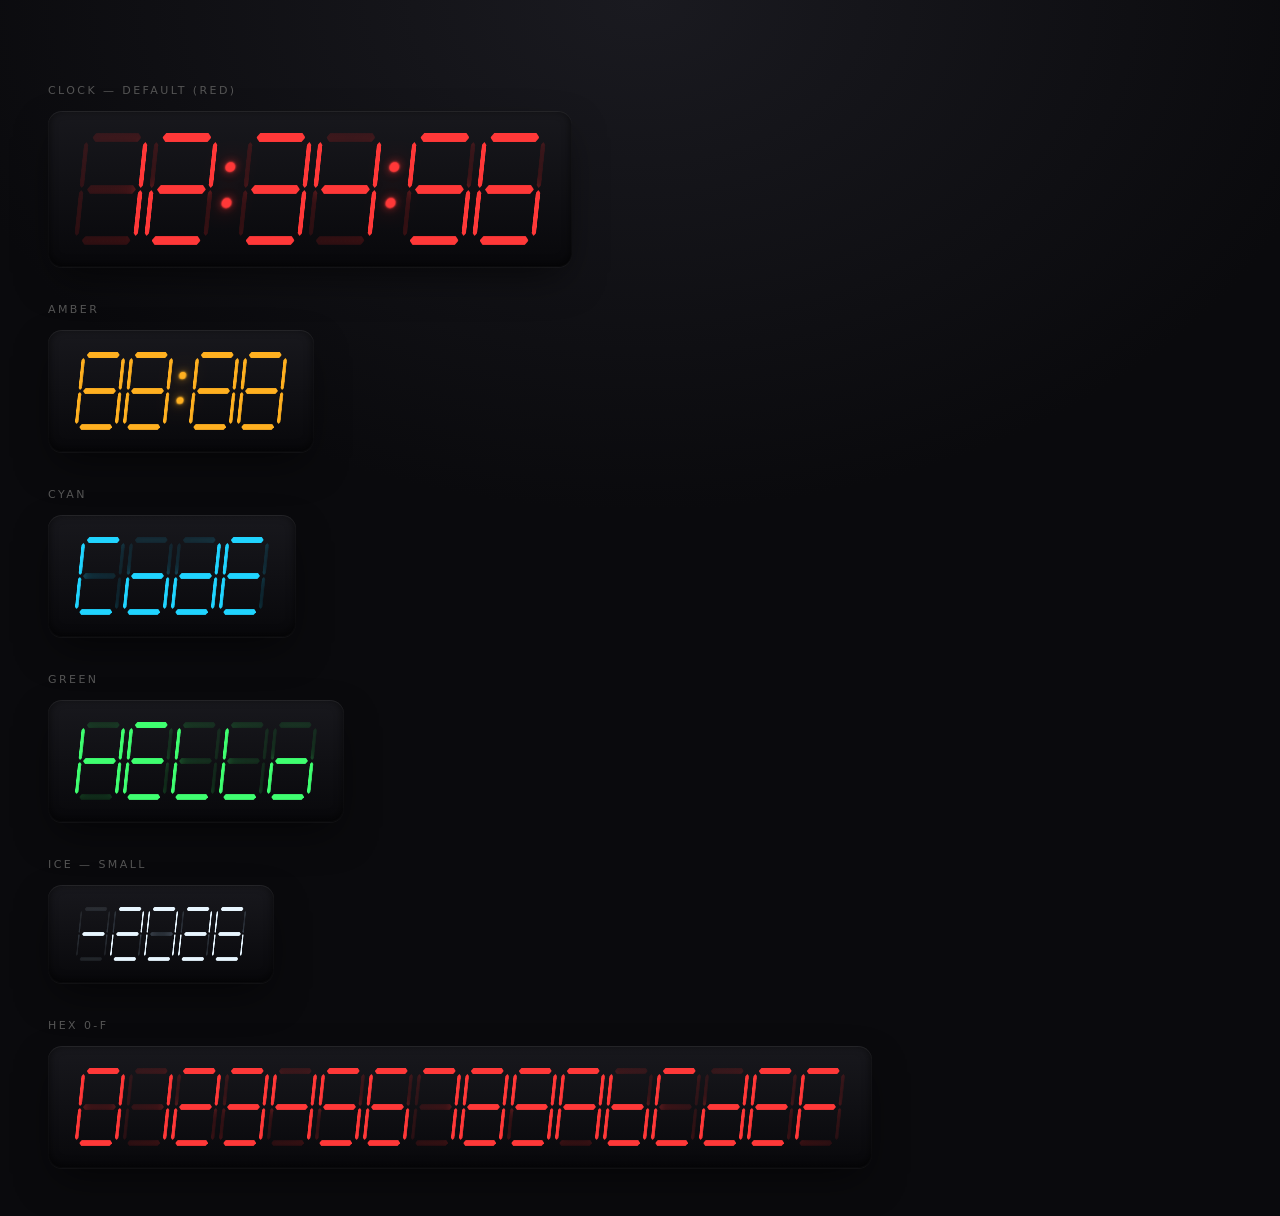
<file: index.html>
<!DOCTYPE html>
<html lang="ja">
<head>
<meta charset="UTF-8">
<title>7-Segment Digital Display</title>
<style>
:root { color-scheme: dark; }
* { box-sizing: border-box; }

body {
  background:
    radial-gradient(ellipse 80% 60% at 50% 0%, #1a1a20 0%, #0a0a0d 70%);
  color: #888;
  font-family: -apple-system, system-ui, "Segoe UI", sans-serif;
  padding: 48px;
  margin: 0;
  min-height: 100vh;
}

h2 {
  font-weight: 400;
  font-size: 11px;
  letter-spacing: 0.22em;
  text-transform: uppercase;
  color: #555;
  margin: 36px 0 14px;
}

/* ===== Panel ===== */
.display {
  display: inline-flex;
  align-items: center;
  padding: 22px 28px;
  background:
    linear-gradient(180deg, #18181d 0%, #08080b 100%);
  border-radius: 14px;
  box-shadow:
    inset 0 1px 0   rgba(255,255,255,.05),
    inset 0 0 0 1px rgba(255,255,255,.02),
    inset 0 -2px 10px rgba(0,0,0,.7),
    0 1px 0 rgba(255,255,255,.04),
    0 16px 40px -10px rgba(0,0,0,.6);
}

</style>
<link rel="stylesheet" type="text/css" media="all" href="digit.css">
</head>
<body>

<h2>Clock — default (red)</h2>
<div class="display lg">
  <div class="digit" data-char="1"></div>
  <div class="digit" data-char="2"></div>
  <div class="colon blink"></div>
  <div class="digit" data-char="3"></div>
  <div class="digit" data-char="4"></div>
  <div class="colon blink"></div>
  <div class="digit" data-char="5"></div>
  <div class="digit" data-char="6"></div>
</div>

<h2>Amber</h2>
<div class="display amber">
  <div class="digit" data-char="8"></div>
  <div class="digit" data-char="8"></div>
  <div class="colon"></div>
  <div class="digit" data-char="8"></div>
  <div class="digit" data-char="8"></div>
</div>

<h2>Cyan</h2>
<div class="display cyan">
  <div class="digit" data-char="C"></div>
  <div class="digit" data-char="O"></div>
  <div class="digit" data-char="D"></div>
  <div class="digit" data-char="E"></div>
</div>

<h2>Green</h2>
<div class="display green">
  <div class="digit" data-char="H"></div>
  <div class="digit" data-char="E"></div>
  <div class="digit" data-char="L"></div>
  <div class="digit" data-char="L"></div>
  <div class="digit" data-char="O"></div>
</div>

<h2>Ice — small</h2>
<div class="display ice sm">
  <div class="digit" data-char="-"></div>
  <div class="digit" data-char="2"></div>
  <div class="digit" data-char="0"></div>
  <div class="digit" data-char="2"></div>
  <div class="digit" data-char="6"></div>
</div>

<h2>Hex 0-F</h2>
<div class="display">
  <div class="digit" data-char="0"></div>
  <div class="digit" data-char="1"></div>
  <div class="digit" data-char="2"></div>
  <div class="digit" data-char="3"></div>
  <div class="digit" data-char="4"></div>
  <div class="digit" data-char="5"></div>
  <div class="digit" data-char="6"></div>
  <div class="digit" data-char="7"></div>
  <div class="digit" data-char="8"></div>
  <div class="digit" data-char="9"></div>
  <div class="digit" data-char="A"></div>
  <div class="digit" data-char="B"></div>
  <div class="digit" data-char="C"></div>
  <div class="digit" data-char="D"></div>
  <div class="digit" data-char="E"></div>
  <div class="digit" data-char="F"></div>
</div>

</body>
</html>
</file>
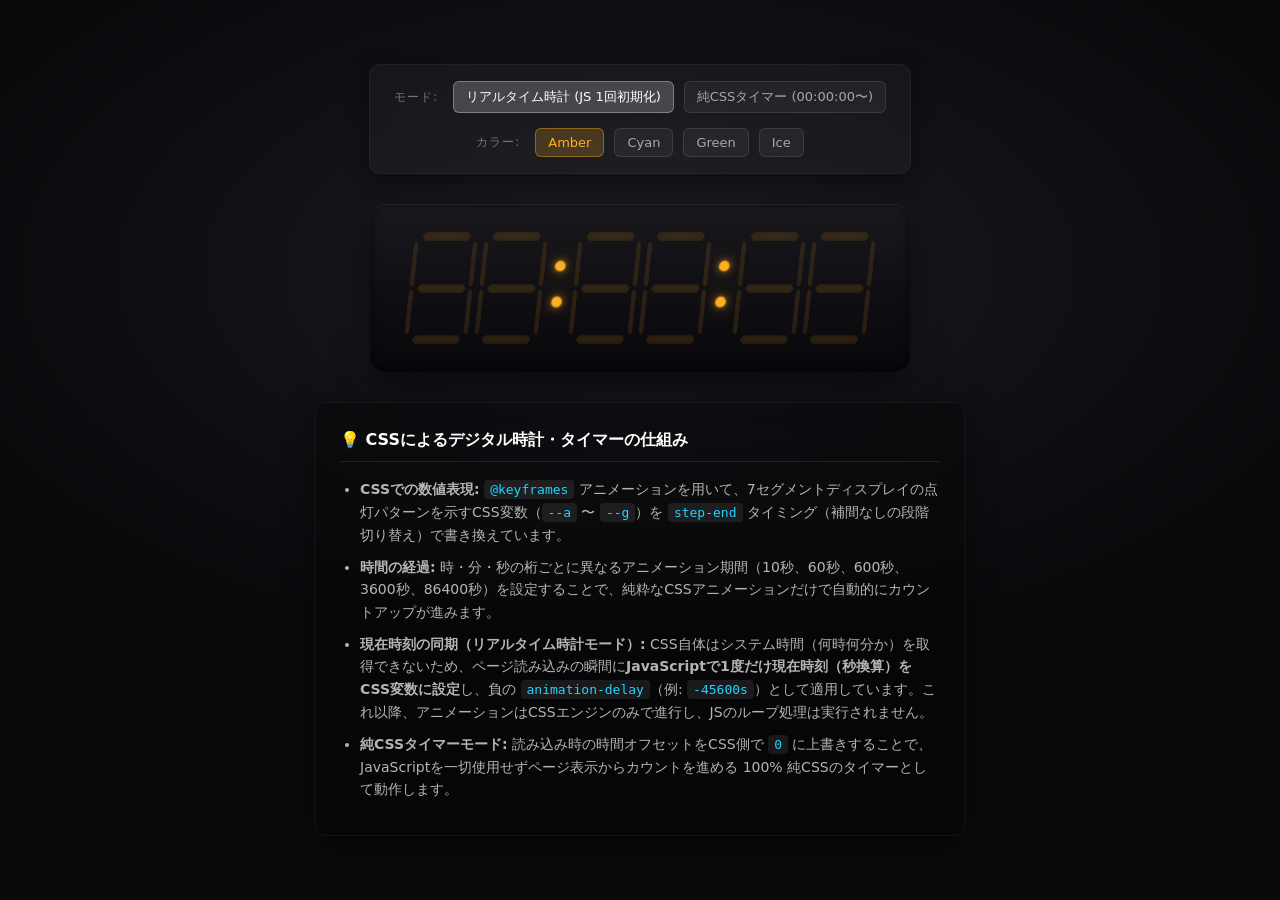
<file: clock-css.html>
<!DOCTYPE html>
<html lang="ja">
<head>
<meta charset="UTF-8">
<title>CSS Digital Clock & Timer</title>
<link rel="stylesheet" href="digit.css">
<style>
  :root { color-scheme: dark; }
  html, body { height: 100%; margin: 0; }
  body {
    background: radial-gradient(ellipse 80% 60% at 50% 30%, #1a1a20 0%, #0a0a0d 70%);
    display: flex;
    flex-direction: column;
    justify-content: center;
    align-items: center;
    gap: 30px;
    font-family: -apple-system, system-ui, "Segoe UI", sans-serif;
  }

  /* Control Panel */
  .controls {
    display: flex;
    flex-direction: column;
    align-items: center;
    gap: 15px;
    background: rgba(255, 255, 255, 0.03);
    padding: 16px 24px;
    border-radius: 12px;
    border: 1px solid rgba(255, 255, 255, 0.05);
    backdrop-filter: blur(10px);
    box-shadow: 0 4px 20px rgba(0,0,0,0.4);
  }

  .control-group {
    display: flex;
    align-items: center;
    gap: 10px;
  }

  .control-title {
    font-size: 12px;
    text-transform: uppercase;
    letter-spacing: 1px;
    color: rgba(255, 255, 255, 0.4);
    margin-right: 5px;
  }

  /* Radio Styling */
  input[type="radio"] {
    display: none;
  }

  label {
    padding: 6px 12px;
    font-size: 13px;
    border-radius: 6px;
    cursor: pointer;
    background: rgba(255, 255, 255, 0.05);
    border: 1px solid rgba(255, 255, 255, 0.1);
    color: rgba(255, 255, 255, 0.6);
    transition: all 0.2s ease;
  }

  label:hover {
    background: rgba(255, 255, 255, 0.1);
    color: #fff;
  }

  /* Checked states for Mode Selector */
  #mode-realtime:checked ~ .controls label[for="mode-realtime"],
  #mode-timer:checked ~ .controls label[for="mode-timer"] {
    background: rgba(255, 255, 255, 0.2);
    border-color: rgba(255, 255, 255, 0.3);
    color: #fff;
    font-weight: 500;
  }

  /* Checked states for Color Selector */
  #theme-amber:checked ~ .controls label[for="theme-amber"] { background: rgba(255, 176, 32, 0.2); border-color: rgba(255, 176, 32, 0.4); color: #ffb020; }
  #theme-cyan:checked ~ .controls label[for="theme-cyan"] { background: rgba(32, 212, 255, 0.2); border-color: rgba(32, 212, 255, 0.4); color: #20d4ff; }
  #theme-green:checked ~ .controls label[for="theme-green"] { background: rgba(63, 255, 112, 0.2); border-color: rgba(63, 255, 112, 0.4); color: #3fff70; }
  #theme-ice:checked ~ .controls label[for="theme-ice"] { background: rgba(232, 246, 255, 0.2); border-color: rgba(232, 246, 255, 0.4); color: #e8f6ff; }

  /* Theme color overrides on .digit elements inside #clock */
  #theme-amber:checked ~ #clock .digit {
    --on: #ffb020;
    --off: rgba(255, 176, 32, .05);
    --glow-1: rgba(255, 176, 32, .55);
    --glow-2: rgba(255, 140, 0, .3);
  }
  #theme-cyan:checked ~ #clock .digit {
    --on: #20d4ff;
    --off: rgba(32, 212, 255, .05);
    --glow-1: rgba(32, 212, 255, .55);
    --glow-2: rgba(0, 180, 255, .3);
  }
  #theme-green:checked ~ #clock .digit {
    --on: #3fff70;
    --off: rgba(63, 255, 112, .05);
    --glow-1: rgba(63, 255, 112, .5);
    --glow-2: rgba(40, 255, 80, .25);
  }
  #theme-ice:checked ~ #clock .digit {
    --on: #e8f6ff;
    --off: rgba(232, 246, 255, .05);
    --glow-1: rgba(180, 220, 255, .55);
    --glow-2: rgba(120, 180, 255, .3);
  }

  /* Apply theme overrides to colons inside #clock */
  #theme-amber:checked ~ #clock .colon { --on:#ffb020; --glow-1:rgba(255,176,32,.55); --glow-2:rgba(255,140,0,.3); }
  #theme-cyan:checked ~ #clock .colon  { --on:#20d4ff; --glow-1:rgba(32,212,255,.55); --glow-2:rgba(0,180,255,.3); }
  #theme-green:checked ~ #clock .colon { --on:#3fff70; --glow-1:rgba(63,255,112,.5);  --glow-2:rgba(40,255,80,.25); }
  #theme-ice:checked ~ #clock .colon   { --on:#e8f6ff; --glow-1:rgba(180,220,255,.55);--glow-2:rgba(120,180,255,.3); }

  /* Mode overriding: If timer is checked, set all delays to 0 */
  #mode-timer:checked ~ #clock {
    --hours-delay: 0 !important;
    --minutes-delay: 0 !important;
    --seconds-delay: 0 !important;
  }

  /* Display layout */
  .display {
    display: inline-flex;
    align-items: center;
    padding: 28px 36px;
    background: linear-gradient(180deg, #18181d 0%, #08080b 100%);
    border-radius: 16px;
    box-shadow:
      inset 0 1px 0   rgba(255,255,255,.05),
      inset 0 0 0 1px rgba(255,255,255,.02),
      inset 0 -2px 10px rgba(0,0,0,.7),
      0 16px 40px -10px rgba(0,0,0,.6);
  }

  /* Keyframe Animations */
  @keyframes cycle-10s {
    0% { --a: var(--on); --b: var(--on); --c: var(--on); --d: var(--on); --e: var(--on); --f: var(--on); --g: var(--off); } /* 0 */
    10% { --a: var(--off); --b: var(--on); --c: var(--on); --d: var(--off); --e: var(--off); --f: var(--off); --g: var(--off); } /* 1 */
    20% { --a: var(--on); --b: var(--on); --c: var(--off); --d: var(--on); --e: var(--on); --f: var(--off); --g: var(--on); } /* 2 */
    30% { --a: var(--on); --b: var(--on); --c: var(--on); --d: var(--on); --e: var(--off); --f: var(--off); --g: var(--on); } /* 3 */
    40% { --a: var(--off); --b: var(--on); --c: var(--on); --d: var(--off); --e: var(--off); --f: var(--on); --g: var(--on); } /* 4 */
    50% { --a: var(--on); --b: var(--off); --c: var(--on); --d: var(--on); --e: var(--off); --f: var(--on); --g: var(--on); } /* 5 */
    60% { --a: var(--on); --b: var(--off); --c: var(--on); --d: var(--on); --e: var(--on); --f: var(--on); --g: var(--on); } /* 6 */
    70% { --a: var(--on); --b: var(--on); --c: var(--on); --d: var(--off); --e: var(--off); --f: var(--off); --g: var(--off); } /* 7 */
    80% { --a: var(--on); --b: var(--on); --c: var(--on); --d: var(--on); --e: var(--on); --f: var(--on); --g: var(--on); } /* 8 */
    90% { --a: var(--on); --b: var(--on); --c: var(--on); --d: var(--on); --e: var(--off); --f: var(--on); --g: var(--on); } /* 9 */
  }

  @keyframes cycle-60s {
    0% { --a: var(--on); --b: var(--on); --c: var(--on); --d: var(--on); --e: var(--on); --f: var(--on); --g: var(--off); } /* 0 */
    16.6667% { --a: var(--off); --b: var(--on); --c: var(--on); --d: var(--off); --e: var(--off); --f: var(--off); --g: var(--off); } /* 1 */
    33.3333% { --a: var(--on); --b: var(--on); --c: var(--off); --d: var(--on); --e: var(--on); --f: var(--off); --g: var(--on); } /* 2 */
    50% { --a: var(--on); --b: var(--on); --c: var(--on); --d: var(--on); --e: var(--off); --f: var(--off); --g: var(--on); } /* 3 */
    66.6667% { --a: var(--off); --b: var(--on); --c: var(--on); --d: var(--off); --e: var(--off); --f: var(--on); --g: var(--on); } /* 4 */
    83.3333% { --a: var(--on); --b: var(--off); --c: var(--on); --d: var(--on); --e: var(--off); --f: var(--on); --g: var(--on); } /* 5 */
  }

  @keyframes cycle-hours-tens {
    0% { --a: var(--on); --b: var(--on); --c: var(--on); --d: var(--on); --e: var(--on); --f: var(--on); --g: var(--off); } /* 0 */
    41.6667% { --a: var(--off); --b: var(--on); --c: var(--on); --d: var(--off); --e: var(--off); --f: var(--off); --g: var(--off); } /* 1 */
    83.3333% { --a: var(--on); --b: var(--on); --c: var(--off); --d: var(--on); --e: var(--on); --f: var(--off); --g: var(--on); } /* 2 */
  }

  @keyframes cycle-hours-units {
    0% { --a: var(--on); --b: var(--on); --c: var(--on); --d: var(--on); --e: var(--on); --f: var(--on); --g: var(--off); } /* 0 */
    4.1667% { --a: var(--off); --b: var(--on); --c: var(--on); --d: var(--off); --e: var(--off); --f: var(--off); --g: var(--off); } /* 1 */
    8.3333% { --a: var(--on); --b: var(--on); --c: var(--off); --d: var(--on); --e: var(--on); --f: var(--off); --g: var(--on); } /* 2 */
    12.5% { --a: var(--on); --b: var(--on); --c: var(--on); --d: var(--on); --e: var(--off); --f: var(--off); --g: var(--on); } /* 3 */
    16.6667% { --a: var(--off); --b: var(--on); --c: var(--on); --d: var(--off); --e: var(--off); --f: var(--on); --g: var(--on); } /* 4 */
    20.8333% { --a: var(--on); --b: var(--off); --c: var(--on); --d: var(--on); --e: var(--off); --f: var(--on); --g: var(--on); } /* 5 */
    25% { --a: var(--on); --b: var(--off); --c: var(--on); --d: var(--on); --e: var(--on); --f: var(--on); --g: var(--on); } /* 6 */
    29.1667% { --a: var(--on); --b: var(--on); --c: var(--on); --d: var(--off); --e: var(--off); --f: var(--off); --g: var(--off); } /* 7 */
    33.3333% { --a: var(--on); --b: var(--on); --c: var(--on); --d: var(--on); --e: var(--on); --f: var(--on); --g: var(--on); } /* 8 */
    37.5% { --a: var(--on); --b: var(--on); --c: var(--on); --d: var(--on); --e: var(--off); --f: var(--on); --g: var(--on); } /* 9 */
    41.6667% { --a: var(--on); --b: var(--on); --c: var(--on); --d: var(--on); --e: var(--on); --f: var(--on); --g: var(--off); } /* 0 */
    45.8333% { --a: var(--off); --b: var(--on); --c: var(--on); --d: var(--off); --e: var(--off); --f: var(--off); --g: var(--off); } /* 1 */
    50% { --a: var(--on); --b: var(--on); --c: var(--off); --d: var(--on); --e: var(--on); --f: var(--off); --g: var(--on); } /* 2 */
    54.1667% { --a: var(--on); --b: var(--on); --c: var(--on); --d: var(--on); --e: var(--off); --f: var(--off); --g: var(--on); } /* 3 */
    58.3333% { --a: var(--off); --b: var(--on); --c: var(--on); --d: var(--off); --e: var(--off); --f: var(--on); --g: var(--on); } /* 4 */
    62.5% { --a: var(--on); --b: var(--off); --c: var(--on); --d: var(--on); --e: var(--off); --f: var(--on); --g: var(--on); } /* 5 */
    66.6667% { --a: var(--on); --b: var(--off); --c: var(--on); --d: var(--on); --e: var(--on); --f: var(--on); --g: var(--on); } /* 6 */
    70.8333% { --a: var(--on); --b: var(--on); --c: var(--on); --d: var(--off); --e: var(--off); --f: var(--off); --g: var(--off); } /* 7 */
    75% { --a: var(--on); --b: var(--on); --c: var(--on); --d: var(--on); --e: var(--on); --f: var(--on); --g: var(--on); } /* 8 */
    79.1667% { --a: var(--on); --b: var(--on); --c: var(--on); --d: var(--on); --e: var(--off); --f: var(--on); --g: var(--on); } /* 9 */
    83.3333% { --a: var(--on); --b: var(--on); --c: var(--on); --d: var(--on); --e: var(--on); --f: var(--on); --g: var(--off); } /* 0 */
    87.5% { --a: var(--off); --b: var(--on); --c: var(--on); --d: var(--off); --e: var(--off); --f: var(--off); --g: var(--off); } /* 1 */
    91.6667% { --a: var(--on); --b: var(--on); --c: var(--off); --d: var(--on); --e: var(--on); --f: var(--off); --g: var(--on); } /* 2 */
    95.8333% { --a: var(--on); --b: var(--on); --c: var(--on); --d: var(--on); --e: var(--off); --f: var(--off); --g: var(--on); } /* 3 */
  }

  /* Apply animations and delays */
  .digit-h2 {
    animation: cycle-hours-tens 86400s infinite step-end;
    animation-delay: calc(var(--hours-delay, 0) * -1s);
  }
  .digit-h1 {
    animation: cycle-hours-units 86400s infinite step-end;
    animation-delay: calc(var(--hours-delay, 0) * -1s);
  }
  .digit-m2 {
    animation: cycle-60s 3600s infinite step-end;
    animation-delay: calc(var(--minutes-delay, 0) * -1s);
  }
  .digit-m1 {
    animation: cycle-10s 600s infinite step-end;
    animation-delay: calc(var(--minutes-delay, 0) * -1s);
  }
  .digit-s2 {
    animation: cycle-60s 60s infinite step-end;
    animation-delay: calc(var(--seconds-delay, 0) * -1s);
  }
  .digit-s1 {
    animation: cycle-10s 10s infinite step-end;
    animation-delay: calc(var(--seconds-delay, 0) * -1s);
  }

  /* Description and Info panel */
  .info-panel {
    max-width: 600px;
    color: rgba(255, 255, 255, 0.7);
    font-size: 14px;
    line-height: 1.6;
    background: rgba(0, 0, 0, 0.3);
    padding: 24px;
    border-radius: 12px;
    border: 1px solid rgba(255, 255, 255, 0.05);
    box-shadow: 0 10px 30px rgba(0,0,0,0.5);
  }

  .info-panel h3 {
    margin-top: 0;
    color: #fff;
    font-size: 16px;
    border-bottom: 1px solid rgba(255, 255, 255, 0.1);
    padding-bottom: 8px;
  }

  .info-panel ul {
    margin: 0;
    padding-left: 20px;
  }

  .info-panel li {
    margin-bottom: 10px;
  }

  .info-panel code {
    background: rgba(255, 255, 255, 0.08);
    padding: 2px 6px;
    border-radius: 4px;
    font-family: Consolas, Monaco, monospace;
    font-size: 13px;
    color: #20d4ff;
  }
</style>
</head>
<body>

  <!-- Mode & Theme selectors (placed before siblings to allow CSS selection) -->
  <input type="radio" id="mode-realtime" name="clock-mode" checked>
  <input type="radio" id="mode-timer" name="clock-mode">

  <input type="radio" id="theme-amber" name="clock-theme" checked>
  <input type="radio" id="theme-cyan" name="clock-theme">
  <input type="radio" id="theme-green" name="clock-theme">
  <input type="radio" id="theme-ice" name="clock-theme">

  <!-- Control Panel -->
  <div class="controls">
    <div class="control-group">
      <span class="control-title">モード:</span>
      <label for="mode-realtime">リアルタイム時計 (JS 1回初期化)</label>
      <label for="mode-timer">純CSSタイマー (00:00:00〜)</label>
    </div>
    <div class="control-group">
      <span class="control-title">カラー:</span>
      <label for="theme-amber">Amber</label>
      <label for="theme-cyan">Cyan</label>
      <label for="theme-green">Green</label>
      <label for="theme-ice">Ice</label>
    </div>
  </div>

  <!-- Digital Clock Display -->
  <div class="display lg" id="clock">
    <div class="digit digit-h2"></div><div class="digit digit-h1"></div>
    <div class="colon blink"></div>
    <div class="digit digit-m2"></div><div class="digit digit-m1"></div>
    <div class="colon blink"></div>
    <div class="digit digit-s2"></div><div class="digit digit-s1"></div>
  </div>

  <!-- Documentation Info -->
  <div class="info-panel">
    <h3>💡 CSSによるデジタル時計・タイマーの仕組み</h3>
    <ul>
      <li><strong>CSSでの数値表現:</strong> <code>@keyframes</code> アニメーションを用いて、7セグメントディスプレイの点灯パターンを示すCSS変数（<code>--a</code> 〜 <code>--g</code>）を <code>step-end</code> タイミング（補間なしの段階切り替え）で書き換えています。</li>
      <li><strong>時間の経過:</strong> 時・分・秒の桁ごとに異なるアニメーション期間（10秒、60秒、600秒、3600秒、86400秒）を設定することで、純粋なCSSアニメーションだけで自動的にカウントアップが進みます。</li>
      <li><strong>現在時刻の同期（リアルタイム時計モード）:</strong> CSS自体はシステム時間（何時何分か）を取得できないため、ページ読み込みの瞬間に<strong>JavaScriptで1度だけ現在時刻（秒換算）をCSS変数に設定</strong>し、負の <code>animation-delay</code>（例: <code>-45600s</code>）として適用しています。これ以降、アニメーションはCSSエンジンのみで進行し、JSのループ処理は実行されません。</li>
      <li><strong>純CSSタイマーモード:</strong> 読み込み時の時間オフセットをCSS側で <code>0</code> に上書きすることで、JavaScriptを一切使用せずページ表示からカウントを進める 100% 純CSSのタイマーとして動作します。</li>
    </ul>
  </div>

<script>
  // ページロード時に1回だけ実行し、現在時刻から算出したオフセット秒数をCSS変数に注入する
  const updateSystemTimeOffset = () => {
    const now = new Date();
    const h = now.getHours();
    const m = now.getMinutes();
    const s = now.getSeconds();

    const clock = document.getElementById('clock');
    clock.style.setProperty('--hours-delay', h * 3600 + m * 60 + s);
    clock.style.setProperty('--minutes-delay', m * 60 + s);
    clock.style.setProperty('--seconds-delay', s);
  };
  updateSystemTimeOffset();
</script>
</body>
</html>
</file>
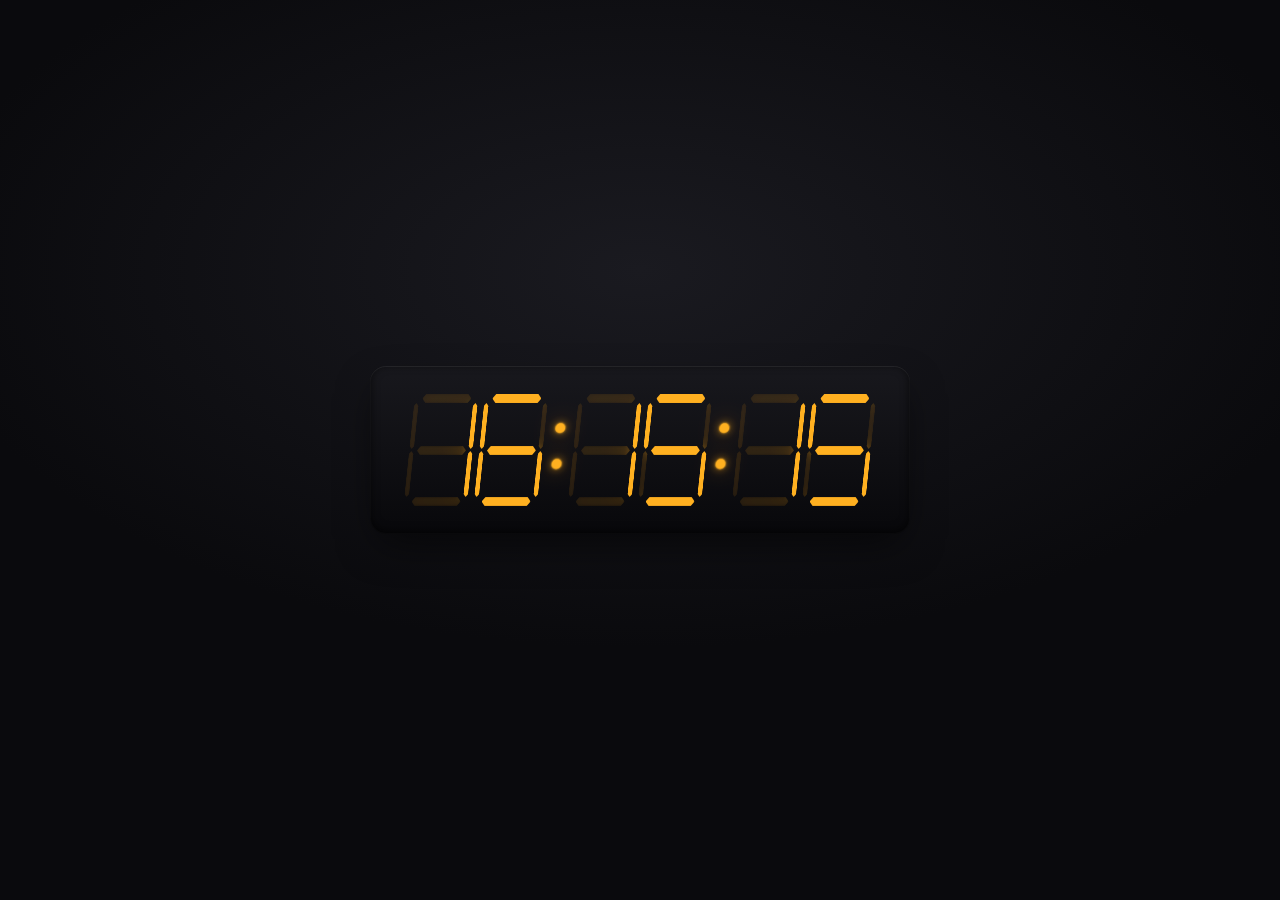
<file: clock.html>
<!DOCTYPE html>
<html lang="ja">
<head>
<meta charset="UTF-8">
<title>Digital Clock</title>
<link rel="stylesheet" href="digit.css">
<style>
  :root { color-scheme: dark; }
  html, body { height: 100%; margin: 0; }
  body {
    background: radial-gradient(ellipse 80% 60% at 50% 30%, #1a1a20 0%, #0a0a0d 70%);
    display: grid;
    place-items: center;
    font-family: -apple-system, system-ui, "Segoe UI", sans-serif;
  }
  .display {
    display: inline-flex;
    align-items: center;
    padding: 28px 36px;
    background: linear-gradient(180deg, #18181d 0%, #08080b 100%);
    border-radius: 16px;
    box-shadow:
      inset 0 1px 0   rgba(255,255,255,.05),
      inset 0 0 0 1px rgba(255,255,255,.02),
      inset 0 -2px 10px rgba(0,0,0,.7),
      0 16px 40px -10px rgba(0,0,0,.6);
  }
</style>
</head>
<body>
  <div class="display lg amber" id="clock">
    <div class="digit"></div><div class="digit"></div>
    <div class="colon blink"></div>
    <div class="digit"></div><div class="digit"></div>
    <div class="colon blink"></div>
    <div class="digit"></div><div class="digit"></div>
  </div>

<script>
  const digits = document.querySelectorAll('#clock .digit');
  const tick = () => {
    const n = new Date();
    const s = String(n.getHours()).padStart(2,'0')
            + String(n.getMinutes()).padStart(2,'0')
            + String(n.getSeconds()).padStart(2,'0');
    digits.forEach((d, i) => d.dataset.char = s[i]);
  };
  tick();
  setInterval(tick, 1000);
</script>
</body>
</html>
</file>
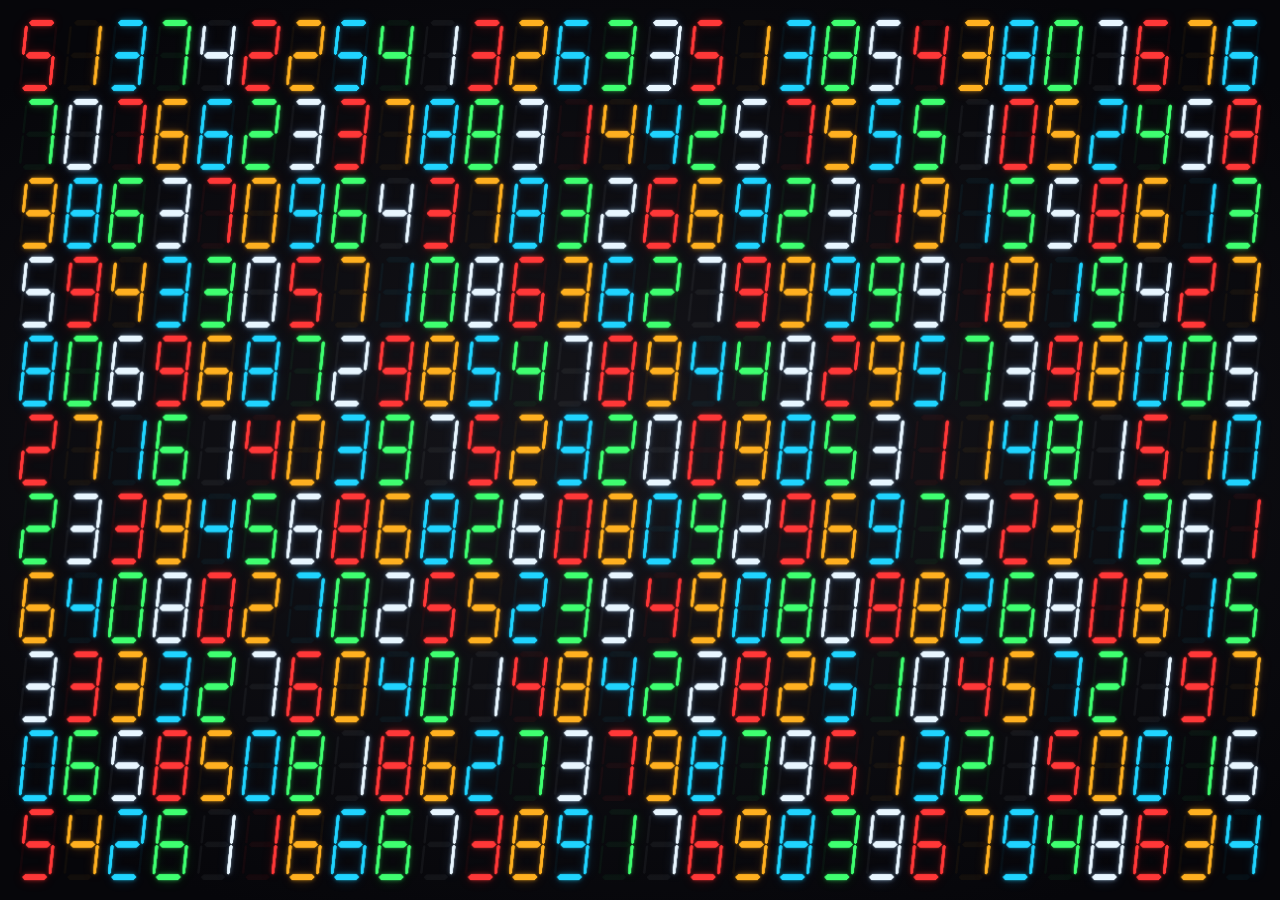
<file: grid-fast.html>
<!DOCTYPE html>
<html lang="ja">
<head>
<meta charset="UTF-8">
<title>Digit Grid (Fast)</title>
<style>
  :root { color-scheme: dark; }
  html, body { height: 100%; margin: 0; overflow: hidden; background: #06060a; }
  body {
    background: radial-gradient(ellipse 90% 70% at 50% 50%, #15151a 0%, #06060a 80%);
    font-family: -apple-system, system-ui, sans-serif;
  }
  #stage {
    position: fixed;
    inset: 0;
    width: 100vw;
    height: 100vh;
    display: block;
  }
</style>
</head>
<body>
  <canvas id="stage"></canvas>
  
  <script>
    const themeColors = {
      default: {
        on: '#ff3838',
        off: 'rgba(255, 56, 56, 0.06)',
        glow1: 'rgba(255, 56, 56, 0.55)',
        glow2: 'rgba(255, 30, 30, 0.3)'
      },
      amber: {
        on: '#ffb020',
        off: 'rgba(255, 176, 32, 0.05)',
        glow1: 'rgba(255, 176, 32, 0.55)',
        glow2: 'rgba(255, 140, 0, 0.3)'
      },
      cyan: {
        on: '#20d4ff',
        off: 'rgba(32, 212, 255, 0.05)',
        glow1: 'rgba(32, 212, 255, 0.55)',
        glow2: 'rgba(0, 180, 255, 0.3)'
      },
      green: {
        on: '#3fff70',
        off: 'rgba(63, 255, 112, 0.05)',
        glow1: 'rgba(63, 255, 112, 0.5)',
        glow2: 'rgba(40, 255, 80, 0.25)'
      },
      ice: {
        on: '#e8f6ff',
        off: 'rgba(232, 246, 255, 0.05)',
        glow1: 'rgba(180, 220, 255, 0.55)',
        glow2: 'rgba(120, 180, 255, 0.3)'
      }
    };
    const themeNames = ['default', 'amber', 'cyan', 'green', 'ice'];

    const segmentMap = {
      '0': { a: true, b: true, c: true, d: true, e: true, f: true, g: false },
      '1': { a: false, b: true, c: true, d: false, e: false, f: false, g: false },
      '2': { a: true, b: true, c: false, d: true, e: true, f: false, g: true },
      '3': { a: true, b: true, c: true, d: true, e: false, f: false, g: true },
      '4': { a: false, b: true, c: true, d: false, e: false, f: true, g: true },
      '5': { a: true, b: false, c: true, d: true, e: false, f: true, g: true },
      '6': { a: true, b: false, c: true, d: true, e: true, f: true, g: true },
      '7': { a: true, b: true, c: true, d: false, e: false, f: false, g: false },
      '8': { a: true, b: true, c: true, d: true, e: true, f: true, g: true },
      '9': { a: true, b: true, c: true, d: true, e: false, f: true, g: true }
    };

    const mainCanvas = document.getElementById('stage');
    const mainCtx = mainCanvas.getContext('2d');
    
    const padding = 16;
    const cellPaddingX = 6;
    const cellPaddingY = 4;
    const glowMargin = 20;

    let cols = 0, rows = 0;
    let cellWidth = 0, cellHeight = 0;
    let digitWidth = 0, digitHeight = 0;
    let digits = [];
    const cache = {};
    let needsRedraw = true;

    function drawHexSegment(ctx, x, y, w_seg, h_seg, isVertical) {
      ctx.beginPath();
      if (!isVertical) {
        const t = h_seg;
        ctx.moveTo(x + t / 2, y);
        ctx.lineTo(x + w_seg - t / 2, y);
        ctx.lineTo(x + w_seg, y + t / 2);
        ctx.lineTo(x + w_seg - t / 2, y + t);
        ctx.lineTo(x + t / 2, y + t);
        ctx.lineTo(x, y + t / 2);
      } else {
        const t = w_seg;
        ctx.moveTo(x + t / 2, y);
        ctx.lineTo(x + t, y + t / 2);
        ctx.lineTo(x + t, y + h_seg - t / 2);
        ctx.lineTo(x + t / 2, y + h_seg);
        ctx.lineTo(x, y + h_seg - t / 2);
        ctx.lineTo(x, y + t / 2);
      }
      ctx.closePath();
      ctx.fill();
    }

    function preRenderAll(w, h) {
      const dpr = window.devicePixelRatio || 1;
      const canvasW = Math.ceil((w + glowMargin * 2) * dpr);
      const canvasH = Math.ceil((h + glowMargin * 2) * dpr);

      for (const tName of themeNames) {
        cache[tName] = {};
        const theme = themeColors[tName];
        
        for (let char = 0; char <= 9; char++) {
          const canvas = document.createElement('canvas');
          canvas.width = canvasW;
          canvas.height = canvasH;
          const ctx = canvas.getContext('2d');
          
          ctx.scale(dpr, dpr);
          
          // Apply skew transform around digit center
          ctx.translate(glowMargin, glowMargin);
          ctx.translate(w / 2, h / 2);
          ctx.transform(1, 0, Math.tan(-6 * Math.PI / 180), 1, 0, 0);
          ctx.translate(-w / 2, -h / 2);
          
          const activeMap = segmentMap[char];
          const segments = [
            { name: 'a', isVert: false, x: 0.12 * w, y: 0, ws: 0.76 * w, hs: 0.08 * h },
            { name: 'b', isVert: true, x: 0.92 * w, y: 0.0814 * h, ws: 0.08 * w, hs: 0.41 * h },
            { name: 'c', isVert: true, x: 0.92 * w, y: 0.5086 * h, ws: 0.08 * w, hs: 0.41 * h },
            { name: 'd', isVert: false, x: 0.12 * w, y: 0.92 * h, ws: 0.76 * w, hs: 0.08 * h },
            { name: 'e', isVert: true, x: 0, y: 0.5086 * h, ws: 0.08 * w, hs: 0.41 * h },
            { name: 'f', isVert: true, x: 0, y: 0.0814 * h, ws: 0.08 * w, hs: 0.41 * h },
            { name: 'g', isVert: false, x: 0.12 * w, y: 0.46 * h, ws: 0.76 * w, hs: 0.08 * h }
          ];
          
          // 1. Draw inactive segments (no shadow)
          ctx.shadowColor = 'transparent';
          ctx.shadowBlur = 0;
          ctx.fillStyle = theme.off;
          for (const s of segments) {
            if (!activeMap[s.name]) {
              drawHexSegment(ctx, s.x, s.y, s.ws, s.hs, s.isVert);
            }
          }
          
          // 2. Draw active segments (layer multiple shadows for realistic glow)
          // Glow 2: Large diffuse glow
          ctx.shadowColor = theme.glow2;
          ctx.shadowBlur = 12;
          ctx.fillStyle = theme.on;
          for (const s of segments) {
            if (activeMap[s.name]) {
              drawHexSegment(ctx, s.x, s.y, s.ws, s.hs, s.isVert);
            }
          }
          
          // Glow 1: Medium bright glow
          ctx.shadowColor = theme.glow1;
          ctx.shadowBlur = 4;
          for (const s of segments) {
            if (activeMap[s.name]) {
              drawHexSegment(ctx, s.x, s.y, s.ws, s.hs, s.isVert);
            }
          }
          
          // Glow core: Crisp near shadow
          ctx.shadowColor = theme.on;
          ctx.shadowBlur = 1;
          for (const s of segments) {
            if (activeMap[s.name]) {
              drawHexSegment(ctx, s.x, s.y, s.ws, s.hs, s.isVert);
            }
          }
          
          // Solid crisp core
          ctx.shadowColor = 'transparent';
          ctx.shadowBlur = 0;
          ctx.fillStyle = theme.on;
          for (const s of segments) {
            if (activeMap[s.name]) {
              drawHexSegment(ctx, s.x, s.y, s.ws, s.hs, s.isVert);
            }
          }
          
          cache[tName][char] = canvas;
        }
      }
    }

    function resize() {
      const W = window.innerWidth;
      const H = window.innerHeight;
      const dpr = window.devicePixelRatio || 1;
      
      mainCanvas.width = W * dpr;
      mainCanvas.height = H * dpr;
      mainCanvas.style.width = W + 'px';
      mainCanvas.style.height = H + 'px';
      
      mainCtx.resetTransform();
      mainCtx.scale(dpr, dpr);
      
      const availableW = W - padding * 2;
      const availableH = H - padding * 2;
      
      cols = Math.max(1, Math.round(availableW / 44));
      rows = Math.max(1, Math.round(availableH / 78));
      
      cellWidth = availableW / cols;
      cellHeight = availableH / rows;
      
      digitWidth = cellWidth - cellPaddingX * 2;
      digitHeight = cellHeight - cellPaddingY * 2;
      
      preRenderAll(digitWidth, digitHeight);
      
      const total = cols * rows;
      const nextDigits = [];
      const now = performance.now();
      for (let i = 0; i < total; i++) {
        const sec = Math.random() * (10 - 0.1) + 0.1;
        const theme = themeNames[i % themeNames.length];
        
        let val = 0;
        if (digits[i]) {
          val = digits[i].value;
        } else {
          val = Math.floor(Math.random() * 10);
        }
        nextDigits.push({
          theme: theme,
          period: sec * 1000,
          next: now + sec * 1000,
          value: val
        });
      }
      digits = nextDigits;
      needsRedraw = true;
    }

    let start = performance.now();
    
    function loop(now) {
      const t = now - start;
      
      // Update digits state
      let anyChanged = false;
      for (const d of digits) {
        if (t >= d.next) {
          const periodsPassed = Math.floor((t - d.next) / d.period) + 1;
          d.value = (d.value + periodsPassed) % 10;
          d.next += periodsPassed * d.period;
          anyChanged = true;
        }
      }
      
      if (anyChanged) {
        needsRedraw = true;
      }
      
      // Paint only if state changed (saves battery/GPU cycle)
      if (needsRedraw) {
        mainCtx.clearRect(0, 0, window.innerWidth, window.innerHeight);
        
        const dw_gm = digitWidth + glowMargin * 2;
        const dh_gm = digitHeight + glowMargin * 2;
        
        for (let i = 0; i < digits.length; i++) {
          const d = digits[i];
          const col = i % cols;
          const row = Math.floor(i / cols);
          
          const cellX = padding + col * cellWidth;
          const cellY = padding + row * cellHeight;
          
          const digitX = cellX + cellPaddingX - glowMargin;
          const digitY = cellY + cellPaddingY - glowMargin;
          
          const preRendered = cache[d.theme][d.value];
          mainCtx.drawImage(preRendered, digitX, digitY, dw_gm, dh_gm);
        }
        needsRedraw = false;
      }
      
      requestAnimationFrame(loop);
    }

    // Initialize
    resize();
    requestAnimationFrame(loop);

    let resizeTimer;
    window.addEventListener('resize', () => {
      clearTimeout(resizeTimer);
      resizeTimer = setTimeout(() => {
        resize();
        start = performance.now();
      }, 150);
    });
  </script>
</body>
</html>
</file>
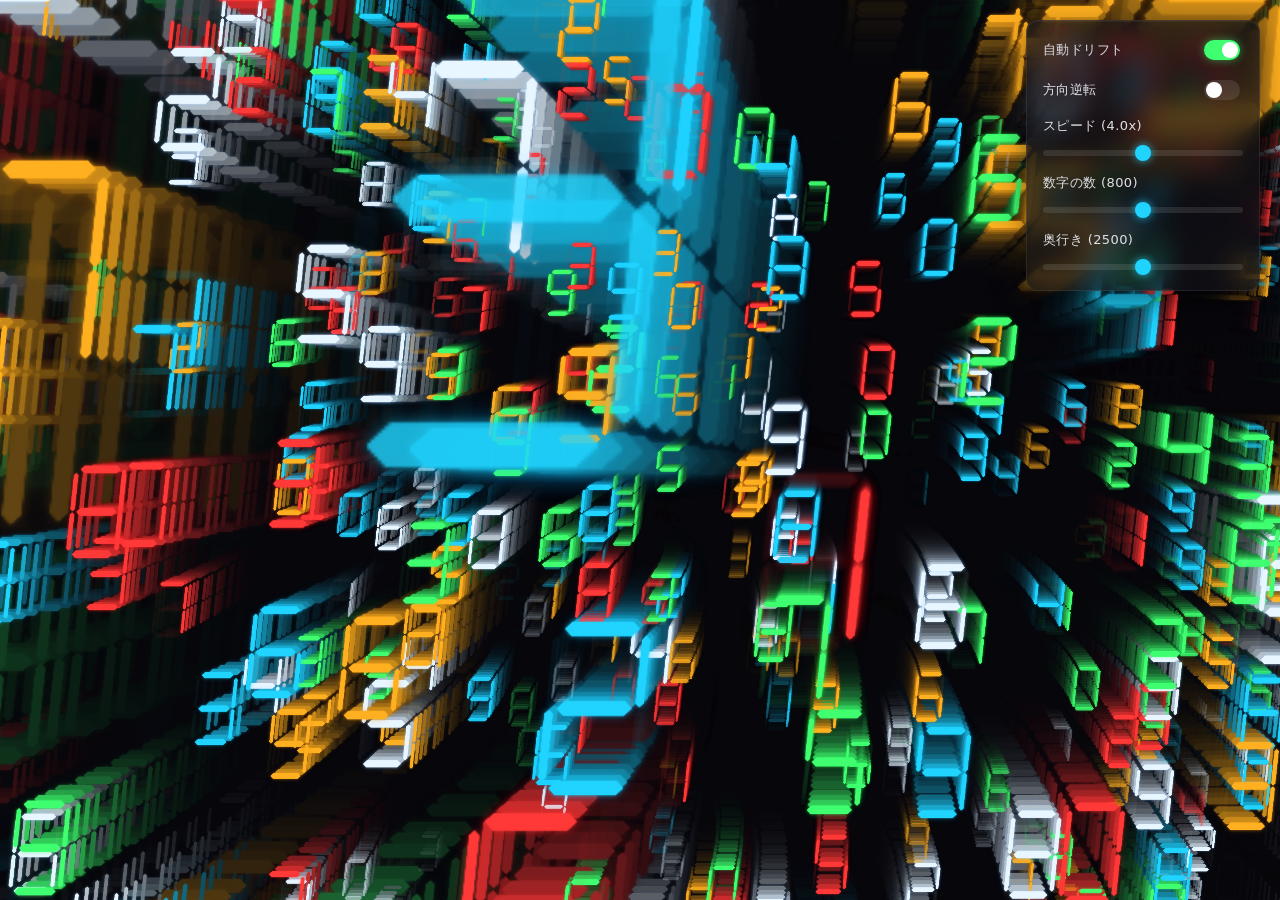
<file: grid-move.html>
<!DOCTYPE html>
<html lang="ja">
<head>
<meta charset="UTF-8">
<title>Digit Grid (Move)</title>
<style>
  :root { color-scheme: dark; }
  html, body { height: 100%; margin: 0; overflow: hidden; background: #06060a; }
  body {
    font-family: -apple-system, system-ui, sans-serif;
  }
  #stage {
    position: fixed;
    inset: 0;
    width: 100vw;
    height: 100vh;
    display: block;
  }
  #controls {
    position: fixed;
    top: 20px;
    right: 20px;
    background: rgba(18, 18, 24, 0.7);
    backdrop-filter: blur(12px);
    -webkit-backdrop-filter: blur(12px);
    border: 1px solid rgba(255, 255, 255, 0.08);
    border-radius: 12px;
    padding: 16px;
    width: 200px;
    box-shadow: 0 10px 30px rgba(0, 0, 0, 0.5), inset 0 1px 0 rgba(255, 255, 255, 0.05);
    z-index: 100;
    user-select: none;
    transition: background 0.3s ease, border-color 0.3s ease;
  }
  #controls:hover {
    background: rgba(18, 18, 24, 0.85);
    border-color: rgba(255, 255, 255, 0.15);
  }
  .control-group {
    margin-bottom: 14px;
  }
  .control-group:last-child {
    margin-bottom: 0;
  }
  .control-group label {
    display: flex;
    justify-content: space-between;
    align-items: center;
    color: #e0e0e6;
    font-size: 13px;
    font-weight: 500;
    margin-bottom: 6px;
    cursor: pointer;
  }
  .control-group label span {
    letter-spacing: 0.03em;
  }
  #speed-slider, #count-slider, #depth-slider {
    width: 100%;
    height: 6px;
    background: rgba(255, 255, 255, 0.1);
    border-radius: 3px;
    outline: none;
    -webkit-appearance: none;
    margin: 8px 0 4px 0;
  }
  #speed-slider::-webkit-slider-thumb, #count-slider::-webkit-slider-thumb, #depth-slider::-webkit-slider-thumb {
    -webkit-appearance: none;
    width: 16px;
    height: 16px;
    border-radius: 50%;
    background: #20d4ff;
    box-shadow: 0 0 8px rgba(32, 212, 255, 0.8);
    cursor: pointer;
    transition: transform 0.1s ease;
  }
  #speed-slider::-webkit-slider-thumb:hover, #count-slider::-webkit-slider-thumb:hover, #depth-slider::-webkit-slider-thumb:hover {
    transform: scale(1.2);
  }
  #speed-slider::-moz-range-thumb, #count-slider::-moz-range-thumb, #depth-slider::-moz-range-thumb {
    width: 16px;
    height: 16px;
    border: none;
    border-radius: 50%;
    background: #20d4ff;
    box-shadow: 0 0 8px rgba(32, 212, 255, 0.8);
    cursor: pointer;
    transition: transform 0.1s ease;
  }
  #speed-slider::-moz-range-thumb:hover, #count-slider::-moz-range-thumb:hover, #depth-slider::-moz-range-thumb:hover {
    transform: scale(1.2);
  }
  #drift-toggle, #reverse-toggle {
    cursor: pointer;
    position: relative;
    width: 36px;
    height: 20px;
    -webkit-appearance: none;
    background: rgba(255, 255, 255, 0.1);
    border-radius: 10px;
    outline: none;
    transition: background 0.3s ease;
  }
  #drift-toggle:checked {
    background: #3fff70;
    box-shadow: 0 0 8px rgba(63, 255, 112, 0.5);
  }
  #reverse-toggle:checked {
    background: #20d4ff;
    box-shadow: 0 0 8px rgba(32, 212, 255, 0.5);
  }
  #drift-toggle::before, #reverse-toggle::before {
    content: '';
    position: absolute;
    top: 2px;
    left: 2px;
    width: 16px;
    height: 16px;
    border-radius: 50%;
    background: #ffffff;
    transition: transform 0.3s cubic-bezier(0.4, 0, 0.2, 1);
  }
  #drift-toggle:checked::before, #reverse-toggle:checked::before {
    transform: translateX(16px);
  }
</style>
</head>
<body>
  <canvas id="stage"></canvas>
  <div id="controls">
    <div class="control-group">
      <label for="drift-toggle">
        <span>自動ドリフト</span>
        <input type="checkbox" id="drift-toggle" checked>
      </label>
    </div>
    <div class="control-group">
      <label for="reverse-toggle">
        <span>方向逆転</span>
        <input type="checkbox" id="reverse-toggle">
      </label>
    </div>
    <div class="control-group">
      <label for="speed-slider">
        <span>スピード (<span id="speed-val">4.0</span>x)</span>
      </label>
      <input type="range" id="speed-slider" min="0.0" max="8.0" step="0.1" value="4.0">
    </div>
    <div class="control-group">
      <label for="count-slider">
        <span>数字の数 (<span id="count-val">800</span>)</span>
      </label>
      <input type="range" id="count-slider" min="100" max="1500" step="50" value="800">
    </div>
    <div class="control-group">
      <label for="depth-slider">
        <span>奥行き (<span id="depth-val">2500</span>)</span>
      </label>
      <input type="range" id="depth-slider" min="500" max="4500" step="100" value="2500">
    </div>
  </div>
  
  <script>
    const themeColors = {
      default: {
        on: '#ff3838',
        off: 'rgba(255, 56, 56, 0.06)',
        glow1: 'rgba(255, 56, 56, 0.55)',
        glow2: 'rgba(255, 30, 30, 0.3)'
      },
      amber: {
        on: '#ffb020',
        off: 'rgba(255, 176, 32, 0.05)',
        glow1: 'rgba(255, 176, 32, 0.55)',
        glow2: 'rgba(255, 140, 0, 0.3)'
      },
      cyan: {
        on: '#20d4ff',
        off: 'rgba(32, 212, 255, 0.05)',
        glow1: 'rgba(32, 212, 255, 0.55)',
        glow2: 'rgba(0, 180, 255, 0.3)'
      },
      green: {
        on: '#3fff70',
        off: 'rgba(63, 255, 112, 0.05)',
        glow1: 'rgba(63, 255, 112, 0.5)',
        glow2: 'rgba(40, 255, 80, 0.25)'
      },
      ice: {
        on: '#e8f6ff',
        off: 'rgba(232, 246, 255, 0.05)',
        glow1: 'rgba(180, 220, 255, 0.55)',
        glow2: 'rgba(120, 180, 255, 0.3)'
      }
    };
    const themeNames = ['default', 'amber', 'cyan', 'green', 'ice'];

    const segmentMap = {
      '0': { a: true, b: true, c: true, d: true, e: true, f: true, g: false },
      '1': { a: false, b: true, c: true, d: false, e: false, f: false, g: false },
      '2': { a: true, b: true, c: false, d: true, e: true, f: false, g: true },
      '3': { a: true, b: true, c: true, d: true, e: false, f: false, g: true },
      '4': { a: false, b: true, c: true, d: false, e: false, f: true, g: true },
      '5': { a: true, b: false, c: true, d: true, e: false, f: true, g: true },
      '6': { a: true, b: false, c: true, d: true, e: true, f: true, g: true },
      '7': { a: true, b: true, c: true, d: false, e: false, f: false, g: false },
      '8': { a: true, b: true, c: true, d: true, e: true, f: true, g: true },
      '9': { a: true, b: true, c: true, d: true, e: false, f: true, g: true }
    };

    const mainCanvas = document.getElementById('stage');
    const mainCtx = mainCanvas.getContext('2d');
    
    // Fixed base size for cached textures
    const baseW = 88;
    const baseH = 156;
    const glowMargin = 24;

    const cache = {};
    const digits = [];
    const COUNT = 800; // Density of tunnel
    let maxZ = 2500;
    
    let W = window.innerWidth;
    let H = window.innerHeight;
    
    // Center point tracking with smooth easing
    let mouseX = W / 2;
    let mouseY = H / 2;
    let targetX = mouseX;
    let targetY = mouseY;
    let isIdle = true;
    let idleTimer;
    let time = 0;

    // Controls state and listeners
    let speedMultiplier = 4.0;
    let enableDrift = true;
    let reverseDirection = false;

    const speedSlider = document.getElementById('speed-slider');
    const speedVal = document.getElementById('speed-val');
    const driftToggle = document.getElementById('drift-toggle');
    const reverseToggle = document.getElementById('reverse-toggle');
    const countSlider = document.getElementById('count-slider');
    const countVal = document.getElementById('count-val');
    const depthSlider = document.getElementById('depth-slider');
    const depthVal = document.getElementById('depth-val');
    
    speedSlider.addEventListener('input', (e) => {
      speedMultiplier = parseFloat(e.target.value);
      speedVal.textContent = speedMultiplier.toFixed(1);
    });
    
    driftToggle.addEventListener('change', (e) => {
      enableDrift = e.target.checked;
      if (!enableDrift) {
        targetX = W / 2;
        targetY = H / 2;
      }
    });

    reverseToggle.addEventListener('change', (e) => {
      reverseDirection = e.target.checked;
      // Re-distribute digits so the tunnel fills in immediately
      for (let i = 0; i < digits.length; i++) {
        initDigit(digits[i], true);
        // Evenly spread z so both directions start with a full tunnel
        digits[i].z = (i / digits.length) * maxZ;
      }
    });

    countSlider.addEventListener('input', (e) => {
      const newCount = parseInt(e.target.value, 10);
      countVal.textContent = newCount;
      adjustDigitCount(newCount);
    });

    depthSlider.addEventListener('input', (e) => {
      const newMaxZ = parseInt(e.target.value, 10);
      depthVal.textContent = newMaxZ;
      const oldMaxZ = maxZ;
      maxZ = newMaxZ;
      // Proportionally scale the z position of existing digits for instant feedback
      for (const d of digits) {
        d.z = (d.z / oldMaxZ) * maxZ;
      }
    });

    function drawHexSegment(ctx, x, y, w_seg, h_seg, isVertical) {
      ctx.beginPath();
      if (!isVertical) {
        const t = h_seg;
        ctx.moveTo(x + t / 2, y);
        ctx.lineTo(x + w_seg - t / 2, y);
        ctx.lineTo(x + w_seg, y + t / 2);
        ctx.lineTo(x + w_seg - t / 2, y + t);
        ctx.lineTo(x + t / 2, y + t);
        ctx.lineTo(x, y + t / 2);
      } else {
        const t = w_seg;
        ctx.moveTo(x + t / 2, y);
        ctx.lineTo(x + t, y + t / 2);
        ctx.lineTo(x + t, y + h_seg - t / 2);
        ctx.lineTo(x + t / 2, y + h_seg);
        ctx.lineTo(x, y + h_seg - t / 2);
        ctx.lineTo(x, y + t / 2);
      }
      ctx.closePath();
      ctx.fill();
    }

    function preRenderAll(w, h) {
      const dpr = window.devicePixelRatio || 1;
      const canvasW = Math.ceil((w + glowMargin * 2) * dpr);
      const canvasH = Math.ceil((h + glowMargin * 2) * dpr);

      for (const tName of themeNames) {
        cache[tName] = {};
        const theme = themeColors[tName];
        
        for (let char = 0; char <= 9; char++) {
          const canvas = document.createElement('canvas');
          canvas.width = canvasW;
          canvas.height = canvasH;
          const ctx = canvas.getContext('2d');
          
          ctx.scale(dpr, dpr);
          
          // Apply skew transform around digit center
          ctx.translate(glowMargin, glowMargin);
          ctx.translate(w / 2, h / 2);
          ctx.transform(1, 0, Math.tan(-6 * Math.PI / 180), 1, 0, 0);
          ctx.translate(-w / 2, -h / 2);
          
          const activeMap = segmentMap[char];
          const segments = [
            { name: 'a', isVert: false, x: 0.12 * w, y: 0, ws: 0.76 * w, hs: 0.08 * h },
            { name: 'b', isVert: true, x: 0.92 * w, y: 0.0814 * h, ws: 0.08 * w, hs: 0.41 * h },
            { name: 'c', isVert: true, x: 0.92 * w, y: 0.5086 * h, ws: 0.08 * w, hs: 0.41 * h },
            { name: 'd', isVert: false, x: 0.12 * w, y: 0.92 * h, ws: 0.76 * w, hs: 0.08 * h },
            { name: 'e', isVert: true, x: 0, y: 0.5086 * h, ws: 0.08 * w, hs: 0.41 * h },
            { name: 'f', isVert: true, x: 0, y: 0.0814 * h, ws: 0.08 * w, hs: 0.41 * h },
            { name: 'g', isVert: false, x: 0.12 * w, y: 0.46 * h, ws: 0.76 * w, hs: 0.08 * h }
          ];
          
          // 1. Inactive segments
          ctx.shadowColor = 'transparent';
          ctx.shadowBlur = 0;
          ctx.fillStyle = theme.off;
          for (const s of segments) {
            if (!activeMap[s.name]) {
              drawHexSegment(ctx, s.x, s.y, s.ws, s.hs, s.isVert);
            }
          }
          
          // 2. Active segments (layered glow effect)
          // Glow 2: Wide blur
          ctx.shadowColor = theme.glow2;
          ctx.shadowBlur = 12;
          ctx.fillStyle = theme.on;
          for (const s of segments) {
            if (activeMap[s.name]) {
              drawHexSegment(ctx, s.x, s.y, s.ws, s.hs, s.isVert);
            }
          }
          
          // Glow 1: Medium blur
          ctx.shadowColor = theme.glow1;
          ctx.shadowBlur = 4;
          for (const s of segments) {
            if (activeMap[s.name]) {
              drawHexSegment(ctx, s.x, s.y, s.ws, s.hs, s.isVert);
            }
          }
          
          // Glow core: Small blur
          ctx.shadowColor = theme.on;
          ctx.shadowBlur = 1;
          for (const s of segments) {
            if (activeMap[s.name]) {
              drawHexSegment(ctx, s.x, s.y, s.ws, s.hs, s.isVert);
            }
          }
          
          // Solid crisp core
          ctx.shadowColor = 'transparent';
          ctx.shadowBlur = 0;
          ctx.fillStyle = theme.on;
          for (const s of segments) {
            if (activeMap[s.name]) {
              drawHexSegment(ctx, s.x, s.y, s.ws, s.hs, s.isVert);
            }
          }
          
          cache[tName][char] = canvas;
        }
      }
    }

    function initDigit(d, isInit = false) {
      if (reverseDirection) {
        // In reverse mode, digits start near the viewer and move away
        d.z = isInit ? Math.random() * maxZ : 12;
      } else {
        // Normal mode: digits start far and move toward the viewer
        d.z = isInit ? Math.random() * maxZ : maxZ;
      }
      // Position relative to screen dimensions to ensure uniform distribution
      d.x = (Math.random() - 0.5) * W * 3.5;
      d.y = (Math.random() - 0.5) * H * 3.5;
      d.theme = themeNames[Math.floor(Math.random() * themeNames.length)];
      d.value = Math.floor(Math.random() * 10);
      d.speed = Math.random() * 0.12 + 0.12; // units per ms
      d.period = Math.random() * 2000 + 400; // ms
      d.nextChange = performance.now() + Math.random() * d.period;
    }

    function adjustDigitCount(newCount) {
      if (newCount > digits.length) {
        const diff = newCount - digits.length;
        for (let i = 0; i < diff; i++) {
          const d = {};
          initDigit(d, true);
          d.z = Math.random() * maxZ;
          digits.push(d);
        }
      } else if (newCount < digits.length) {
        digits.length = newCount;
      }
    }

    function resize() {
      W = window.innerWidth;
      H = window.innerHeight;
      const dpr = window.devicePixelRatio || 1;
      
      mainCanvas.width = W * dpr;
      mainCanvas.height = H * dpr;
      mainCanvas.style.width = W + 'px';
      mainCanvas.style.height = H + 'px';
      
      mainCtx.resetTransform();
      mainCtx.scale(dpr, dpr);
      
      // Re-initialize particles to scale to new screen boundaries
      if (digits.length === 0) {
        for (let i = 0; i < COUNT; i++) {
          const d = {};
          initDigit(d, true);
          // Distribute initial Z values evenly to avoid clumps
          d.z = (i / COUNT) * maxZ;
          digits.push(d);
        }
      }
    }

    // Pre-render textures at fixed high resolution
    preRenderAll(baseW, baseH);
    resize();

    let lastTime = performance.now();
    let start = performance.now();

    function loop(now) {
      const dt = now - lastTime;
      lastTime = now;
      time += 0.005;

      // Mouse interactive drift
      if (isIdle && enableDrift) {
        targetX = W / 2 + Math.cos(time * 1.5) * (W * 0.22);
        targetY = H / 2 + Math.sin(time * 2.2) * (H * 0.18);
      } else if (isIdle && !enableDrift) {
        targetX = W / 2;
        targetY = H / 2;
      }
      mouseX += (targetX - mouseX) * 0.06;
      mouseY += (targetY - mouseY) * 0.06;

      // Motion blur trail effect (very premium feeling)
      mainCtx.fillStyle = 'rgba(6, 6, 10, 0.22)';
      mainCtx.fillRect(0, 0, W, H);

      // Draw depth-sorted digits (back to front)
      // Sort digits from deepest (largest z) to closest (smallest z)
      digits.sort((a, b) => b.z - a.z);

      const focalLength = W * 0.45; // Depth perspective constant
      const dw_gm = baseW + glowMargin * 2;
      const dh_gm = baseH + glowMargin * 2;

      for (const d of digits) {
        // Move towards or away from viewer based on direction
        if (reverseDirection) {
          d.z += d.speed * dt * speedMultiplier;
        } else {
          d.z -= d.speed * dt * speedMultiplier;
        }
        
        // Randomly update digits value
        if (now >= d.nextChange) {
          d.value = (d.value + 1) % 10;
          d.nextChange = now + d.period;
        }

        // Reset if passed the boundary
        if (reverseDirection ? d.z >= maxZ : d.z <= 12) {
          initDigit(d);
          continue;
        }

        // Project 3D coordinates onto 2D screen
        const scale = focalLength / d.z;
        const screenX = mouseX + d.x * scale - (baseW * scale) / 2;
        const screenY = mouseY + d.y * scale - (baseH * scale) / 2;

        // Skip drawing if completely off-screen to optimize clipping
        const sizeW = dw_gm * scale;
        const sizeH = dh_gm * scale;
        if (
          screenX + sizeW < 0 ||
          screenX - sizeW > W ||
          screenY + sizeH < 0 ||
          screenY - sizeH > H
        ) {
          continue;
        }

        // Calculate opacity based on Z depth
        let alpha = 1.0;
        if (reverseDirection) {
          // Reverse: fade in near viewer (small z), fade out at back (large z)
          if (d.z < 200) {
            alpha = (d.z - 12) / 188; // Fade in at front
          } else if (d.z > maxZ * 0.8) {
            alpha = (maxZ - d.z) / (maxZ * 0.2); // Fade out at depth
          }
        } else {
          // Normal: fade in from back, fade out at front
          if (d.z > maxZ * 0.8) {
            alpha = (maxZ - d.z) / (maxZ * 0.2); // Fade in at depth
          } else if (d.z < 200) {
            alpha = (d.z - 12) / 188; // Fade out near screen
          }
        }
        alpha = Math.max(0, Math.min(1, alpha));

        // Draw cached digit texture
        mainCtx.globalAlpha = alpha;
        const preRendered = cache[d.theme][d.value];
        
        // Draw centered accounting for the glow margin
        mainCtx.drawImage(
          preRendered,
          screenX - glowMargin * scale,
          screenY - glowMargin * scale,
          dw_gm * scale,
          dh_gm * scale
        );
      }
      mainCtx.globalAlpha = 1.0;

      requestAnimationFrame(loop);
    }

    requestAnimationFrame(loop);

    // Mouse and touch interaction listeners
    window.addEventListener('mousemove', (e) => {
      isIdle = false;
      targetX = e.clientX;
      targetY = e.clientY;
      clearTimeout(idleTimer);
      idleTimer = setTimeout(() => {
        isIdle = true;
      }, 4000);
    });

    window.addEventListener('touchmove', (e) => {
      isIdle = false;
      if (e.touches.length > 0) {
        targetX = e.touches[0].clientX;
        targetY = e.touches[0].clientY;
      }
      clearTimeout(idleTimer);
      idleTimer = setTimeout(() => {
        isIdle = true;
      }, 4000);
    });

    window.addEventListener('resize', () => {
      resize();
    });
  </script>
</body>
</html>
</file>
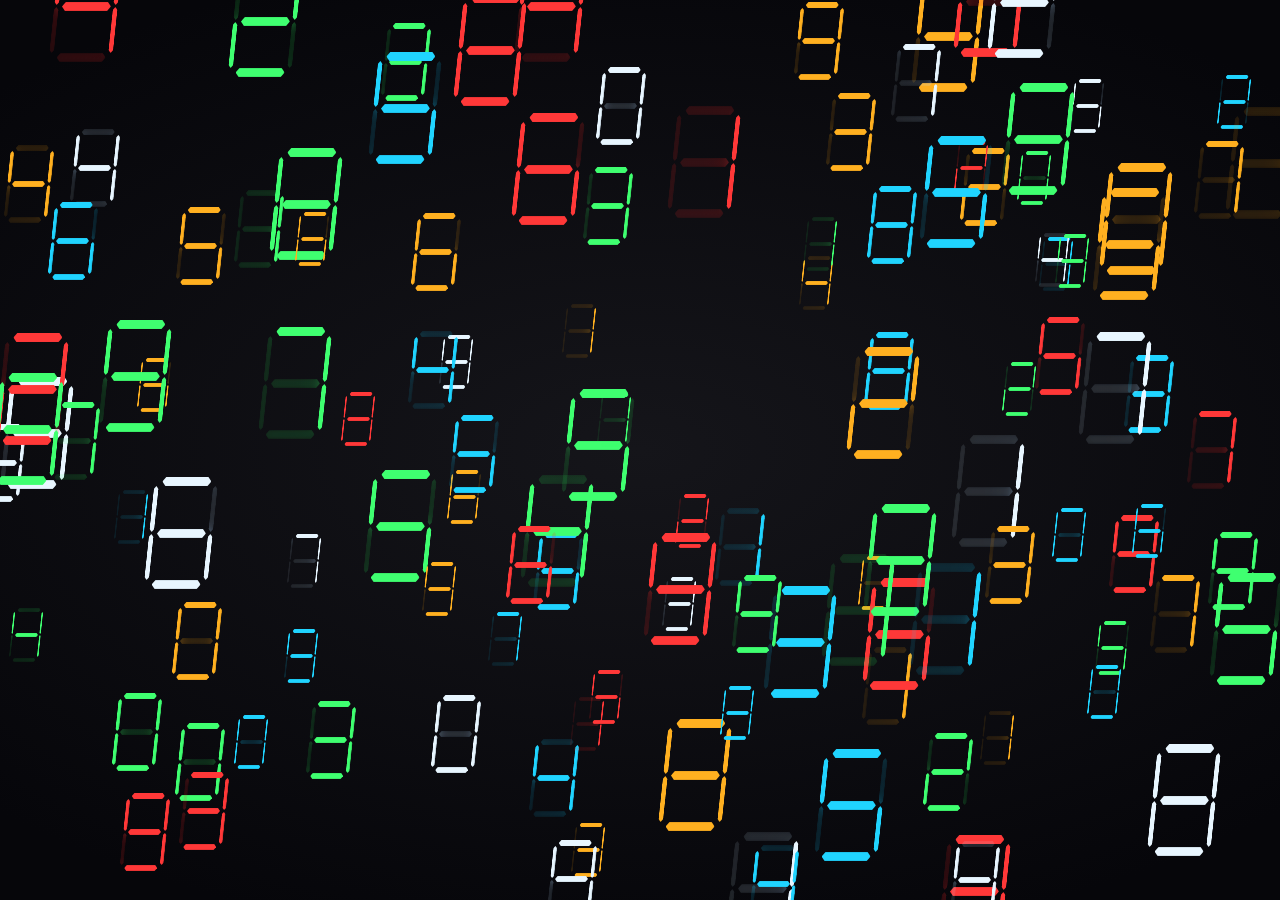
<file: grid.html>
<!DOCTYPE html>
<html lang="ja">
<head>
<meta charset="UTF-8">
<title>Digit Grid</title>
<link rel="stylesheet" href="digit.css">
<style>
  :root { color-scheme: dark; }
  html, body { height: 100%; margin: 0; overflow: hidden; }
  body {
    background: radial-gradient(ellipse 90% 70% at 50% 50%, #15151a 0%, #06060a 80%);
    font-family: -apple-system, system-ui, sans-serif;
  }
  #stage {
    position: fixed;
    inset: 0;
  }
  .cell {
    position: absolute;
    transform: translate(-50%, -50%);
  }
</style>
</head>
<body>
  <div id="stage"></div>

<script>
  const intervals = [
    0.1, 0.2, 0.3, 0.4, 0.5, 0.6, 0.7, 0.8, 0.9, 1,
    2, 3, 4, 5, 6, 7, 8, 9, 10
  ];
  const themes = ['', 'amber', 'cyan', 'green', 'ice'];
  const sizes = ['sm', '', 'lg'];
  const stage = document.getElementById('stage');
  const COUNT = 120;

  const rand = arr => arr[Math.floor(Math.random() * arr.length)];

  const digits = Array.from({ length: COUNT }, () => {
    const sec = rand(intervals);
    const cell = document.createElement('div');
    cell.className = 'cell display ' + rand(themes) + ' ' + rand(sizes);
    cell.style.left = Math.random() * 100 + '%';
    cell.style.top  = Math.random() * 100 + '%';
    const d = document.createElement('div');
    d.className = 'digit';
    d.dataset.char = Math.floor(Math.random() * 10);
    cell.append(d);
    stage.append(cell);
    return {
      el: d,
      period: sec * 1000,
      next: sec * 1000,
      value: +d.dataset.char,
    };
  });

  const start = performance.now();
  function loop(now) {
    const t = now - start;
    for (const d of digits) {
      if (t >= d.next) {
        d.value = (d.value + 1) % 10;
        d.el.dataset.char = d.value;
        d.next += d.period;
      }
    }
    requestAnimationFrame(loop);
  }
  requestAnimationFrame(loop);
</script>
</body>
</html>
</file>
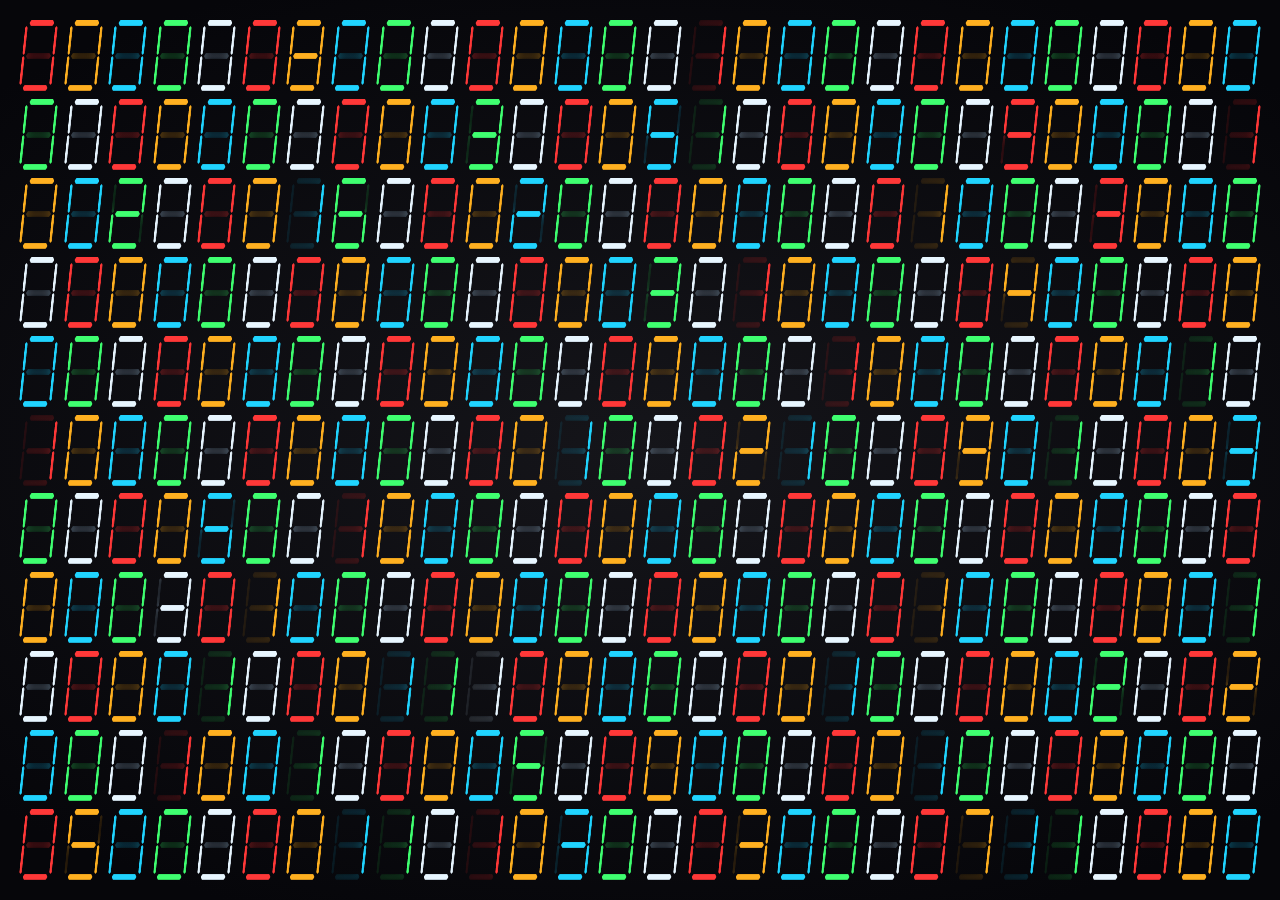
<file: grid2.html>
<!DOCTYPE html>
<html lang="ja">
<head>
<meta charset="UTF-8">
<title>Digit Grid (Tiled)</title>
<link rel="stylesheet" href="digit.css">
<style>
  :root { color-scheme: dark; }
  html, body { height: 100%; margin: 0; overflow: hidden; }
  body {
    background: radial-gradient(ellipse 90% 70% at 50% 50%, #15151a 0%, #06060a 80%);
    font-family: -apple-system, system-ui, sans-serif;
  }
  #stage {
    position: fixed;
    inset: 0;
    padding: 16px;
    box-sizing: border-box;
    display: grid;
    grid-template-columns: repeat(var(--cols, 10), 1fr);
    grid-template-rows: repeat(var(--rows, 10), 1fr);
    gap: 0;
  }
  .cell {
    display: flex;
    justify-content: center;
    align-items: center;
    padding: 4px 6px;
    box-sizing: border-box;
    contain: layout style;
  }
  #stage .digit {
    width: 100%;
    height: 100%;
    margin: 0;
  }
</style>
</head>
<body>
  <div id="stage"></div>

<script>
  const themes = ['', 'amber', 'cyan', 'green', 'ice'];
  const stage = document.getElementById('stage');

  function build() {
    stage.innerHTML = '';
    const paddingX = 32; // 16px * 2
    const paddingY = 32; // 16px * 2
    const cols = Math.max(1, Math.round((window.innerWidth - paddingX) / 44));
    const rows = Math.max(1, Math.round((window.innerHeight - paddingY) / 78));
    stage.style.setProperty('--cols', cols);
    stage.style.setProperty('--rows', rows);
    const total = cols * rows;

    const digits = [];
    for (let i = 0; i < total; i++) {
      const sec = Math.random() * (10 - 0.1) + 0.1;
      const cell = document.createElement('div');
      cell.className = 'cell display ' + themes[i % themes.length];
      const d = document.createElement('div');
      d.className = 'digit';
      d.dataset.char = '0';
      cell.append(d);
      stage.append(cell);
      digits.push({ el: d, period: sec * 1000, next: sec * 1000, value: 0 });
    }
    return digits;
  }

  let digits = build();
  let start = performance.now();

  function loop(now) {
    const t = now - start;
    for (const d of digits) {
      if (t >= d.next) {
        const periodsPassed = Math.floor((t - d.next) / d.period) + 1;
        d.value = (d.value + periodsPassed) % 10;
        d.el.dataset.char = d.value;
        d.next += periodsPassed * d.period;
      }
    }
    requestAnimationFrame(loop);
  }
  requestAnimationFrame(loop);

  let resizeTimer;
  window.addEventListener('resize', () => {
    clearTimeout(resizeTimer);
    resizeTimer = setTimeout(() => {
      digits = build();
      start = performance.now();
    }, 150);
  });
</script>
</body>
</html>
</file>
<file: digit.css>
/* ===== Digit ===== */
.digit {
  /* hex-shape masks (defined once, reused) */
  --mh: url("data:image/svg+xml;utf8,<svg xmlns='http://www.w3.org/2000/svg' viewBox='0 0 100 14' preserveAspectRatio='none'><path d='M7 0H93L100 7L93 14H7L0 7Z' fill='%23fff'/></svg>");
  --mv: url("data:image/svg+xml;utf8,<svg xmlns='http://www.w3.org/2000/svg' viewBox='0 0 14 100' preserveAspectRatio='none'><path d='M7 0L14 7V93L7 100L0 93V7Z' fill='%23fff'/></svg>");

  --on:  #ff3838;
  --off: rgba(255, 56, 56, .06);
  --glow-1: rgba(255, 56, 56, .55);
  --glow-2: rgba(255, 30, 30, .3);

  --a: var(--off); --b: var(--off); --c: var(--off);
  --d: var(--off); --e: var(--off); --f: var(--off); --g: var(--off);

  display: inline-block;
  width: 44px;
  height: 78px;
  margin: 0 2px;
  vertical-align: middle;
  transform: skewX(-6deg);

  background-image:
    linear-gradient(var(--a), var(--a)),
    linear-gradient(var(--b), var(--b)),
    linear-gradient(var(--c), var(--c)),
    linear-gradient(var(--d), var(--d)),
    linear-gradient(var(--e), var(--e)),
    linear-gradient(var(--f), var(--f)),
    linear-gradient(var(--g), var(--g));
  background-repeat: no-repeat;
  background-position:
    50% 0%, 100% 13.79%, 100% 86.21%,
    50% 100%, 0% 86.21%, 0% 13.79%, 50% 50%;
  background-size:
    76% 8%, 8% 41%, 8% 41%,
    76% 8%, 8% 41%, 8% 41%, 76% 8%;

  -webkit-mask-image: var(--mh), var(--mv), var(--mv), var(--mh), var(--mv), var(--mv), var(--mh);
          mask-image: var(--mh), var(--mv), var(--mv), var(--mh), var(--mv), var(--mv), var(--mh);
  -webkit-mask-position:
    50% 0%, 100% 13.79%, 100% 86.21%,
    50% 100%, 0% 86.21%, 0% 13.79%, 50% 50%;
          mask-position:
    50% 0%, 100% 13.79%, 100% 86.21%,
    50% 100%, 0% 86.21%, 0% 13.79%, 50% 50%;
  -webkit-mask-size:
    76% 8%, 8% 41%, 8% 41%,
    76% 8%, 8% 41%, 8% 41%, 76% 8%;
          mask-size:
    76% 8%, 8% 41%, 8% 41%,
    76% 8%, 8% 41%, 8% 41%, 76% 8%;
  -webkit-mask-repeat: no-repeat;
          mask-repeat: no-repeat;

  filter:
    drop-shadow(0 0 1px  var(--on))
    drop-shadow(0 0 4px  var(--glow-1))
    drop-shadow(0 0 12px var(--glow-2));
}

/* ===== Color themes ===== */
.display.amber .digit {
  --on: #ffb020;
  --off: rgba(255, 176, 32, .05);
  --glow-1: rgba(255, 176, 32, .55);
  --glow-2: rgba(255, 140, 0, .3);
}
.display.cyan .digit {
  --on: #20d4ff;
  --off: rgba(32, 212, 255, .05);
  --glow-1: rgba(32, 212, 255, .55);
  --glow-2: rgba(0, 180, 255, .3);
}
.display.green .digit {
  --on: #3fff70;
  --off: rgba(63, 255, 112, .05);
  --glow-1: rgba(63, 255, 112, .5);
  --glow-2: rgba(40, 255, 80, .25);
}
.display.ice .digit {
  --on: #e8f6ff;
  --off: rgba(232, 246, 255, .05);
  --glow-1: rgba(180, 220, 255, .55);
  --glow-2: rgba(120, 180, 255, .3);
}

/* ===== Segment patterns ===== */
.digit[data-char="0"]{--a:var(--on);--b:var(--on);--c:var(--on);--d:var(--on);--e:var(--on);--f:var(--on)}
.digit[data-char="1"]{--b:var(--on);--c:var(--on)}
.digit[data-char="2"]{--a:var(--on);--b:var(--on);--g:var(--on);--e:var(--on);--d:var(--on)}
.digit[data-char="3"]{--a:var(--on);--b:var(--on);--g:var(--on);--c:var(--on);--d:var(--on)}
.digit[data-char="4"]{--f:var(--on);--g:var(--on);--b:var(--on);--c:var(--on)}
.digit[data-char="5"]{--a:var(--on);--f:var(--on);--g:var(--on);--c:var(--on);--d:var(--on)}
.digit[data-char="6"]{--a:var(--on);--f:var(--on);--g:var(--on);--e:var(--on);--c:var(--on);--d:var(--on)}
.digit[data-char="7"]{--a:var(--on);--b:var(--on);--c:var(--on)}
.digit[data-char="8"]{--a:var(--on);--b:var(--on);--c:var(--on);--d:var(--on);--e:var(--on);--f:var(--on);--g:var(--on)}
.digit[data-char="9"]{--a:var(--on);--b:var(--on);--c:var(--on);--d:var(--on);--f:var(--on);--g:var(--on)}

.digit[data-char="A" i]{--a:var(--on);--b:var(--on);--c:var(--on);--e:var(--on);--f:var(--on);--g:var(--on)}
.digit[data-char="B" i]{--c:var(--on);--d:var(--on);--e:var(--on);--f:var(--on);--g:var(--on)}
.digit[data-char="C" i]{--a:var(--on);--d:var(--on);--e:var(--on);--f:var(--on)}
.digit[data-char="D" i]{--b:var(--on);--c:var(--on);--d:var(--on);--e:var(--on);--g:var(--on)}
.digit[data-char="E" i]{--a:var(--on);--d:var(--on);--e:var(--on);--f:var(--on);--g:var(--on)}
.digit[data-char="F" i]{--a:var(--on);--e:var(--on);--f:var(--on);--g:var(--on)}
.digit[data-char="G" i]{--a:var(--on);--c:var(--on);--d:var(--on);--e:var(--on);--f:var(--on)}
.digit[data-char="H" i]{--b:var(--on);--c:var(--on);--e:var(--on);--f:var(--on);--g:var(--on)}
.digit[data-char="I" i]{--e:var(--on);--f:var(--on)}
.digit[data-char="J" i]{--b:var(--on);--c:var(--on);--d:var(--on);--e:var(--on)}
.digit[data-char="L" i]{--d:var(--on);--e:var(--on);--f:var(--on)}
.digit[data-char="N" i]{--c:var(--on);--e:var(--on);--g:var(--on)}
.digit[data-char="O" i]{--c:var(--on);--d:var(--on);--e:var(--on);--g:var(--on)}
.digit[data-char="P" i]{--a:var(--on);--b:var(--on);--e:var(--on);--f:var(--on);--g:var(--on)}
.digit[data-char="Q" i]{--a:var(--on);--b:var(--on);--c:var(--on);--f:var(--on);--g:var(--on)}
.digit[data-char="R" i]{--e:var(--on);--g:var(--on)}
.digit[data-char="S" i]{--a:var(--on);--c:var(--on);--d:var(--on);--f:var(--on);--g:var(--on)}
.digit[data-char="T" i]{--d:var(--on);--e:var(--on);--f:var(--on);--g:var(--on)}
.digit[data-char="U" i]{--b:var(--on);--c:var(--on);--d:var(--on);--e:var(--on);--f:var(--on)}
.digit[data-char="Y" i]{--b:var(--on);--c:var(--on);--d:var(--on);--f:var(--on);--g:var(--on)}
.digit[data-char="-"]{--g:var(--on)}
.digit[data-char="_"]{--d:var(--on)}

/* ===== Colon separator ===== */
.colon {
  display: inline-block;
  position: relative;
  width: 14px;
  height: 78px;
  margin: 0 2px;
  vertical-align: middle;
  transform: skewX(-6deg);

  --on:  #ff3838;
  --glow-1: rgba(255, 56, 56, .55);
  --glow-2: rgba(255, 30, 30, .3);

  filter:
    drop-shadow(0 0 1px  var(--on))
    drop-shadow(0 0 4px  var(--glow-1))
    drop-shadow(0 0 10px var(--glow-2));
}
.colon::before,
.colon::after {
  content: "";
  position: absolute;
  left: 50%;
  width: 7px;
  height: 7px;
  background: var(--on);
  border-radius: 50%;
  transform: translateX(-50%);
}
.colon::before { top: 26%; }
.colon::after  { top: 58%; }

.display.amber .colon { --on:#ffb020; --glow-1:rgba(255,176,32,.55); --glow-2:rgba(255,140,0,.3); }
.display.cyan  .colon { --on:#20d4ff; --glow-1:rgba(32,212,255,.55); --glow-2:rgba(0,180,255,.3); }
.display.green .colon { --on:#3fff70; --glow-1:rgba(63,255,112,.5);  --glow-2:rgba(40,255,80,.25); }
.display.ice   .colon { --on:#e8f6ff; --glow-1:rgba(180,220,255,.55);--glow-2:rgba(120,180,255,.3); }

/* subtle blink on colon */
.colon.blink::before,
.colon.blink::after { animation: blink 1s steps(2) infinite; }
@keyframes blink { 50% { opacity: .15; } }

/* ===== Size variants ===== */
.display.lg .digit { width: 64px; height: 112px; margin: 0 3px; }
.display.lg .colon { width: 20px; height: 112px; }
.display.lg .colon::before, .display.lg .colon::after { width: 10px; height: 10px; }
.display.sm .digit { width: 30px; height: 54px; }
.display.sm .colon { width: 10px; height: 54px; }
.display.sm .colon::before, .display.sm .colon::after { width: 5px; height: 5px; }
</file>
